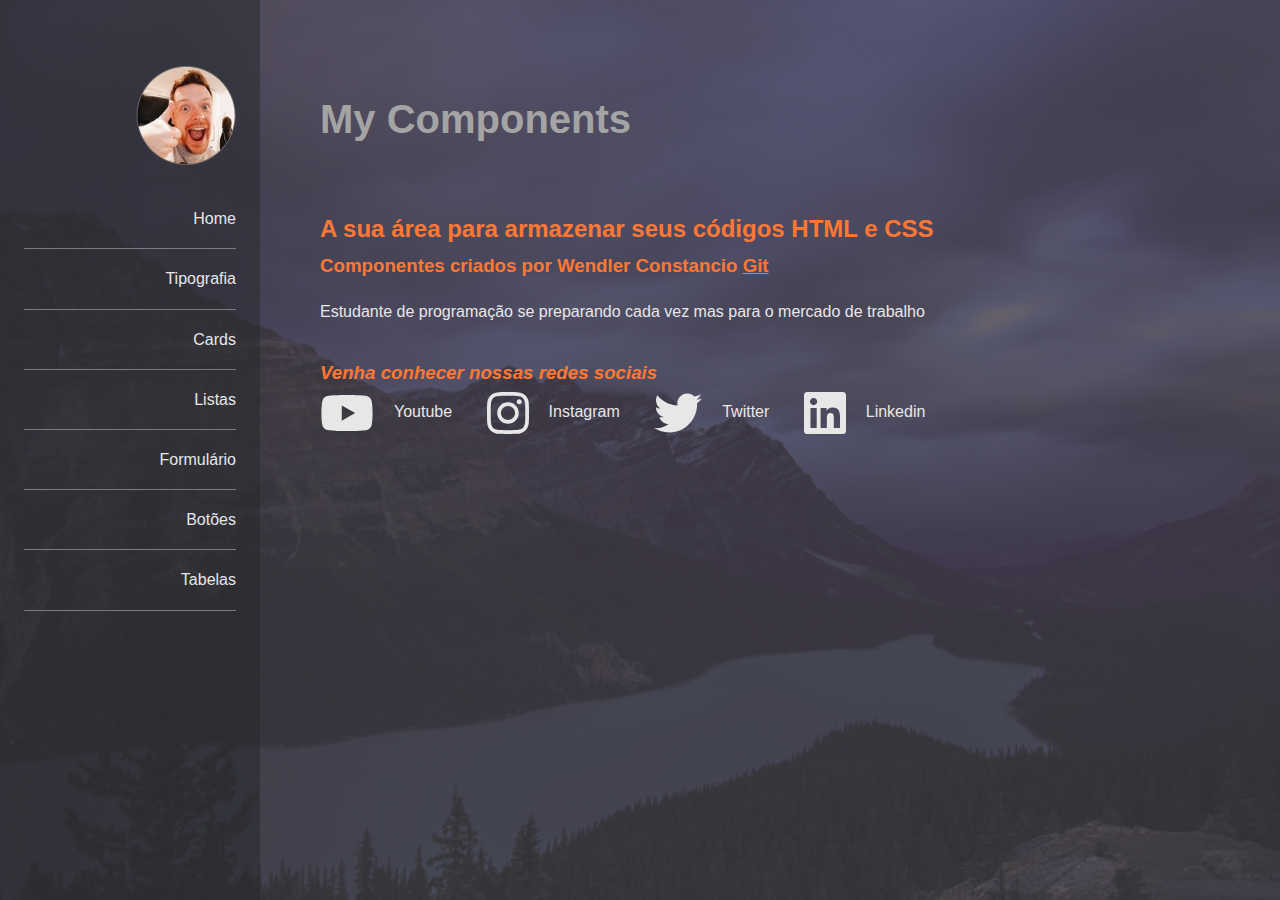
<file: index.html>
<!DOCTYPE html>
<html lang="pt-br">
<head>
    <meta charset="UTF-8">
    <meta name="viewport" content="width=device-width, initial-scale=1.0">
    <title>Projeto My Components</title>
    <link rel="stylesheet" href="/assets/css/fontawesome.css">
    <link rel="stylesheet" href="/assets/css/brands.css">
    <link rel="stylesheet" href="css/normalize.css">
    <link rel="stylesheet" href="style.css">
</head>
<body>
    
      <header class="main-header">
           <nav class="main-nav">
            <a href="#">
                <img src="imagens/perfil.png" alt="Foto de perfil" class="perfil-img">
            </a>

            <ul>
                <li> <a href="index.html">Home</a></li>
                <li> <a href="tipografia.html">Tipografia</a></li>
                <li> <a href="cards.html">Cards</a></li>
                <li> <a href="listas.html">Listas</a></li>
                <li> <a href="formulario.html">Formulário</a></li>
                <li> <a href="botoes.html">Botões</a></li>
                <li> <a href="tabelas.html">Tabelas</a></li>
            </ul>

           </nav>
      </header>

      <main class="main">

            <h1>My Components</h1>

      <article>
            <h2>A sua área para armazenar seus códigos HTML e CSS</h2>

            <h3>Componentes criados por Wendler Constancio <a href="https://github.com/wendlersilva">Git</a></h3>

            <p>Estudante de programação se preparando cada vez mas para o mercado de trabalho</p>

      </article>

      <address>
            <h3>Venha conhecer nossas redes sociais</h3>

                 <a href="#" class="link-icon"> 
                  <svg xmlns="http://www.w3.org/2000/svg" height="3em" viewBox="0 0 576 512"><path d="M549.655 124.083c-6.281-23.65-24.787-42.276-48.284-48.597C458.781 64 288 64 288 64S117.22 64 74.629 75.486c-23.497 6.322-42.003 24.947-48.284 48.597-11.412 42.867-11.412 132.305-11.412 132.305s0 89.438 11.412 132.305c6.281 23.65 24.787 41.5 48.284 47.821C117.22 448 288 448 288 448s170.78 0 213.371-11.486c23.497-6.321 42.003-24.171 48.284-47.821 11.412-42.867 11.412-132.305 11.412-132.305s0-89.438-11.412-132.305zm-317.51 213.508V175.185l142.739 81.205-142.739 81.201z"/></svg>Youtube</a>
                 
                 <a href="#" class="link-icon">
                  <svg xmlns="http://www.w3.org/2000/svg" height="3em" viewBox="0 0 448 512"><path d="M224.1 141c-63.6 0-114.9 51.3-114.9 114.9s51.3 114.9 114.9 114.9S339 319.5 339 255.9 287.7 141 224.1 141zm0 189.6c-41.1 0-74.7-33.5-74.7-74.7s33.5-74.7 74.7-74.7 74.7 33.5 74.7 74.7-33.6 74.7-74.7 74.7zm146.4-194.3c0 14.9-12 26.8-26.8 26.8-14.9 0-26.8-12-26.8-26.8s12-26.8 26.8-26.8 26.8 12 26.8 26.8zm76.1 27.2c-1.7-35.9-9.9-67.7-36.2-93.9-26.2-26.2-58-34.4-93.9-36.2-37-2.1-147.9-2.1-184.9 0-35.8 1.7-67.6 9.9-93.9 36.1s-34.4 58-36.2 93.9c-2.1 37-2.1 147.9 0 184.9 1.7 35.9 9.9 67.7 36.2 93.9s58 34.4 93.9 36.2c37 2.1 147.9 2.1 184.9 0 35.9-1.7 67.7-9.9 93.9-36.2 26.2-26.2 34.4-58 36.2-93.9 2.1-37 2.1-147.8 0-184.8zM398.8 388c-7.8 19.6-22.9 34.7-42.6 42.6-29.5 11.7-99.5 9-132.1 9s-102.7 2.6-132.1-9c-19.6-7.8-34.7-22.9-42.6-42.6-11.7-29.5-9-99.5-9-132.1s-2.6-102.7 9-132.1c7.8-19.6 22.9-34.7 42.6-42.6 29.5-11.7 99.5-9 132.1-9s102.7-2.6 132.1 9c19.6 7.8 34.7 22.9 42.6 42.6 11.7 29.5 9 99.5 9 132.1s2.7 102.7-9 132.1z"/></svg>Instagram</a>

                 <a href="#" class="link-icon">
                  <svg xmlns="http://www.w3.org/2000/svg" height="3em" viewBox="0 0 512 512"><path d="M459.37 151.716c.325 4.548.325 9.097.325 13.645 0 138.72-105.583 298.558-298.558 298.558-59.452 0-114.68-17.219-161.137-47.106 8.447.974 16.568 1.299 25.34 1.299 49.055 0 94.213-16.568 130.274-44.832-46.132-.975-84.792-31.188-98.112-72.772 6.498.974 12.995 1.624 19.818 1.624 9.421 0 18.843-1.3 27.614-3.573-48.081-9.747-84.143-51.98-84.143-102.985v-1.299c13.969 7.797 30.214 12.67 47.431 13.319-28.264-18.843-46.781-51.005-46.781-87.391 0-19.492 5.197-37.36 14.294-52.954 51.655 63.675 129.3 105.258 216.365 109.807-1.624-7.797-2.599-15.918-2.599-24.04 0-57.828 46.782-104.934 104.934-104.934 30.213 0 57.502 12.67 76.67 33.137 23.715-4.548 46.456-13.32 66.599-25.34-7.798 24.366-24.366 44.833-46.132 57.827 21.117-2.273 41.584-8.122 60.426-16.243-14.292 20.791-32.161 39.308-52.628 54.253z"/></svg>Twitter</a>

                 <a href="#" class="link-icon">
                  <svg xmlns="http://www.w3.org/2000/svg" height="3em" viewBox="0 0 448 512"><path d="M416 32H31.9C14.3 32 0 46.5 0 64.3v383.4C0 465.5 14.3 480 31.9 480H416c17.6 0 32-14.5 32-32.3V64.3c0-17.8-14.4-32.3-32-32.3zM135.4 416H69V202.2h66.5V416zm-33.2-243c-21.3 0-38.5-17.3-38.5-38.5S80.9 96 102.2 96c21.2 0 38.5 17.3 38.5 38.5 0 21.3-17.2 38.5-38.5 38.5zm282.1 243h-66.4V312c0-24.8-.5-56.7-34.5-56.7-34.6 0-39.9 27-39.9 54.9V416h-66.4V202.2h63.7v29.2h.9c8.9-16.8 30.6-34.5 62.9-34.5 67.2 0 79.7 44.3 79.7 101.9V416z"/></svg>Linkedin</a>
            </p>
      </address>

      </main>

</body>
</html>
</file>
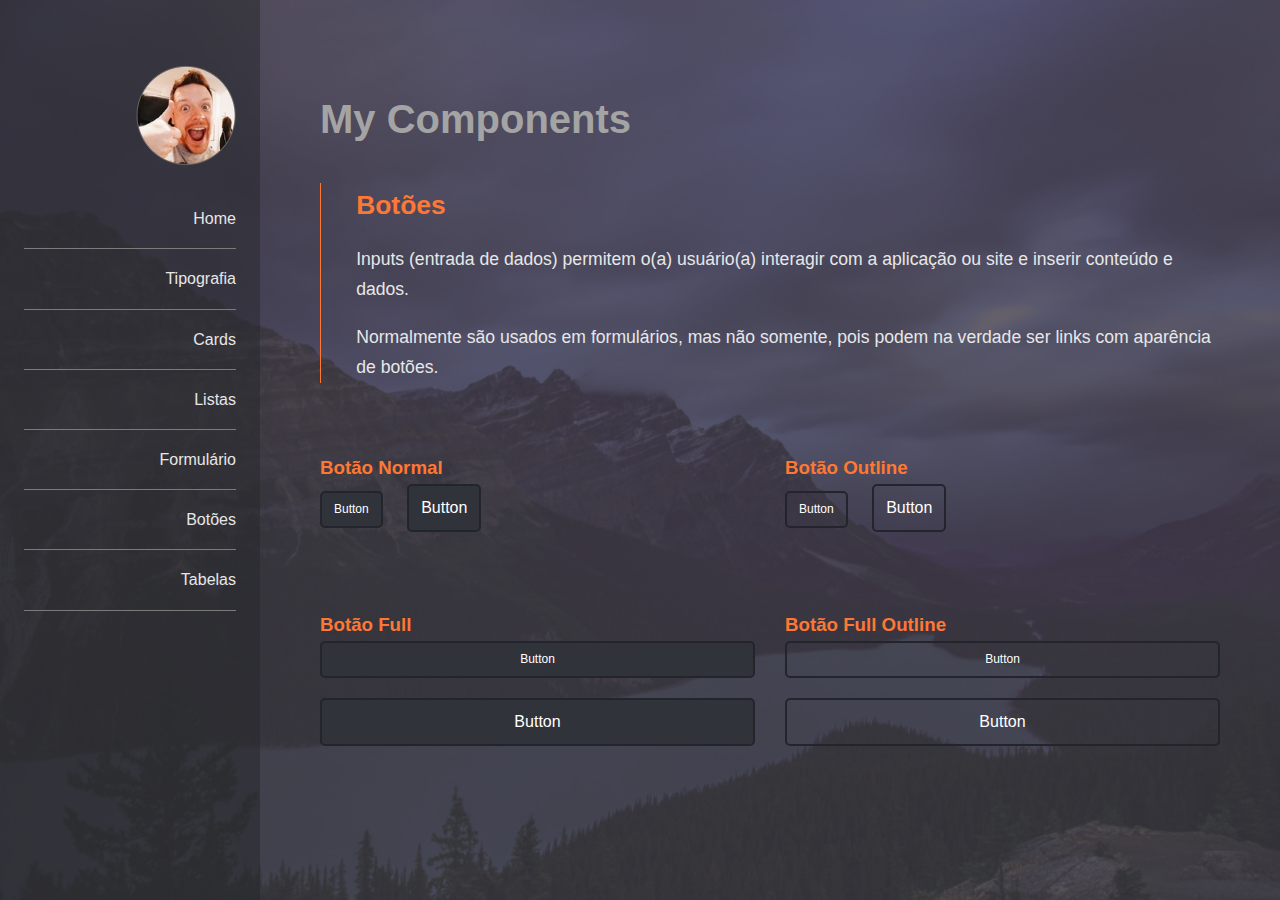
<file: botoes.html>
<!DOCTYPE html>
<html lang="pt-br">
<head>
    <meta charset="UTF-8">
    <meta name="viewport" content="width=device-width, initial-scale=1.0">
    <title>Projeto My Components</title>
    <link rel="stylesheet" href="css/normalize.css">
    <link rel="stylesheet" href="style.css">
</head>
<body>
    
    <header class="main-header">
        <nav class="main-nav">
            <a href="#">
                <img src="imagens/perfil.png" alt="Daniel Tapias Morales" class="perfil-img">
            </a>

            <ul>

                <li><a href="index.html">Home</a></li>
                <li><a href="tipografia.html">Tipografia</a></li>
                <li><a href="cards.html">Cards</a></li>
                <li><a href="listas.html">Listas</a></li>
                <li><a href="formulario.html">Formulário</a></li>
                <li><a href="botoes.html">Botões</a></li>
                <li><a href="tabelas.html">Tabelas</a></li>

            </ul>

        </nav>
    </header>

    <main class="main">
        <h1>My Components</h1>

        <article class="hightlight">
            <h2>Botões</h2>
            <p>Inputs (entrada de dados) permitem o(a) usuário(a) interagir com a aplicação ou site e inserir conteúdo e
                dados.
            </p>
            <p>
                Normalmente são usados em formulários, mas não somente, pois podem na verdade ser links com aparência de
                botões.
            </p>
        </article>

        <section>

            <div class="row">
                <article>
                    <h3>Botão Normal</h3>
                    <button class="btn">Button</button>
                    <button class="btn btn-big">Button</button>
                </article>

                <article>
                    <h3>Botão Outline</h3>
                    <button class="btn btn-stroke">Button</button>
                    <button class="btn btn-stroke btn-big">Button</button>
                </article>
            </div>

        </section>

        <section>

            <div class="row">
                <article>
                    <h3>Botão Full</h3>
                    <button class="btn btn-full">Button</button>
                    <button class="btn btn-big btn-full">Button</button>
                </article>

                <article>
                    <h3>Botão Full Outline</h3>
                    <button class="btn btn-stroke btn-full">Button</button>
                    <button class="btn btn-stroke btn-big btn-full">Button</button>
                </article>
            </div>

        </section>

    </main>

</body>

</html>
</file>
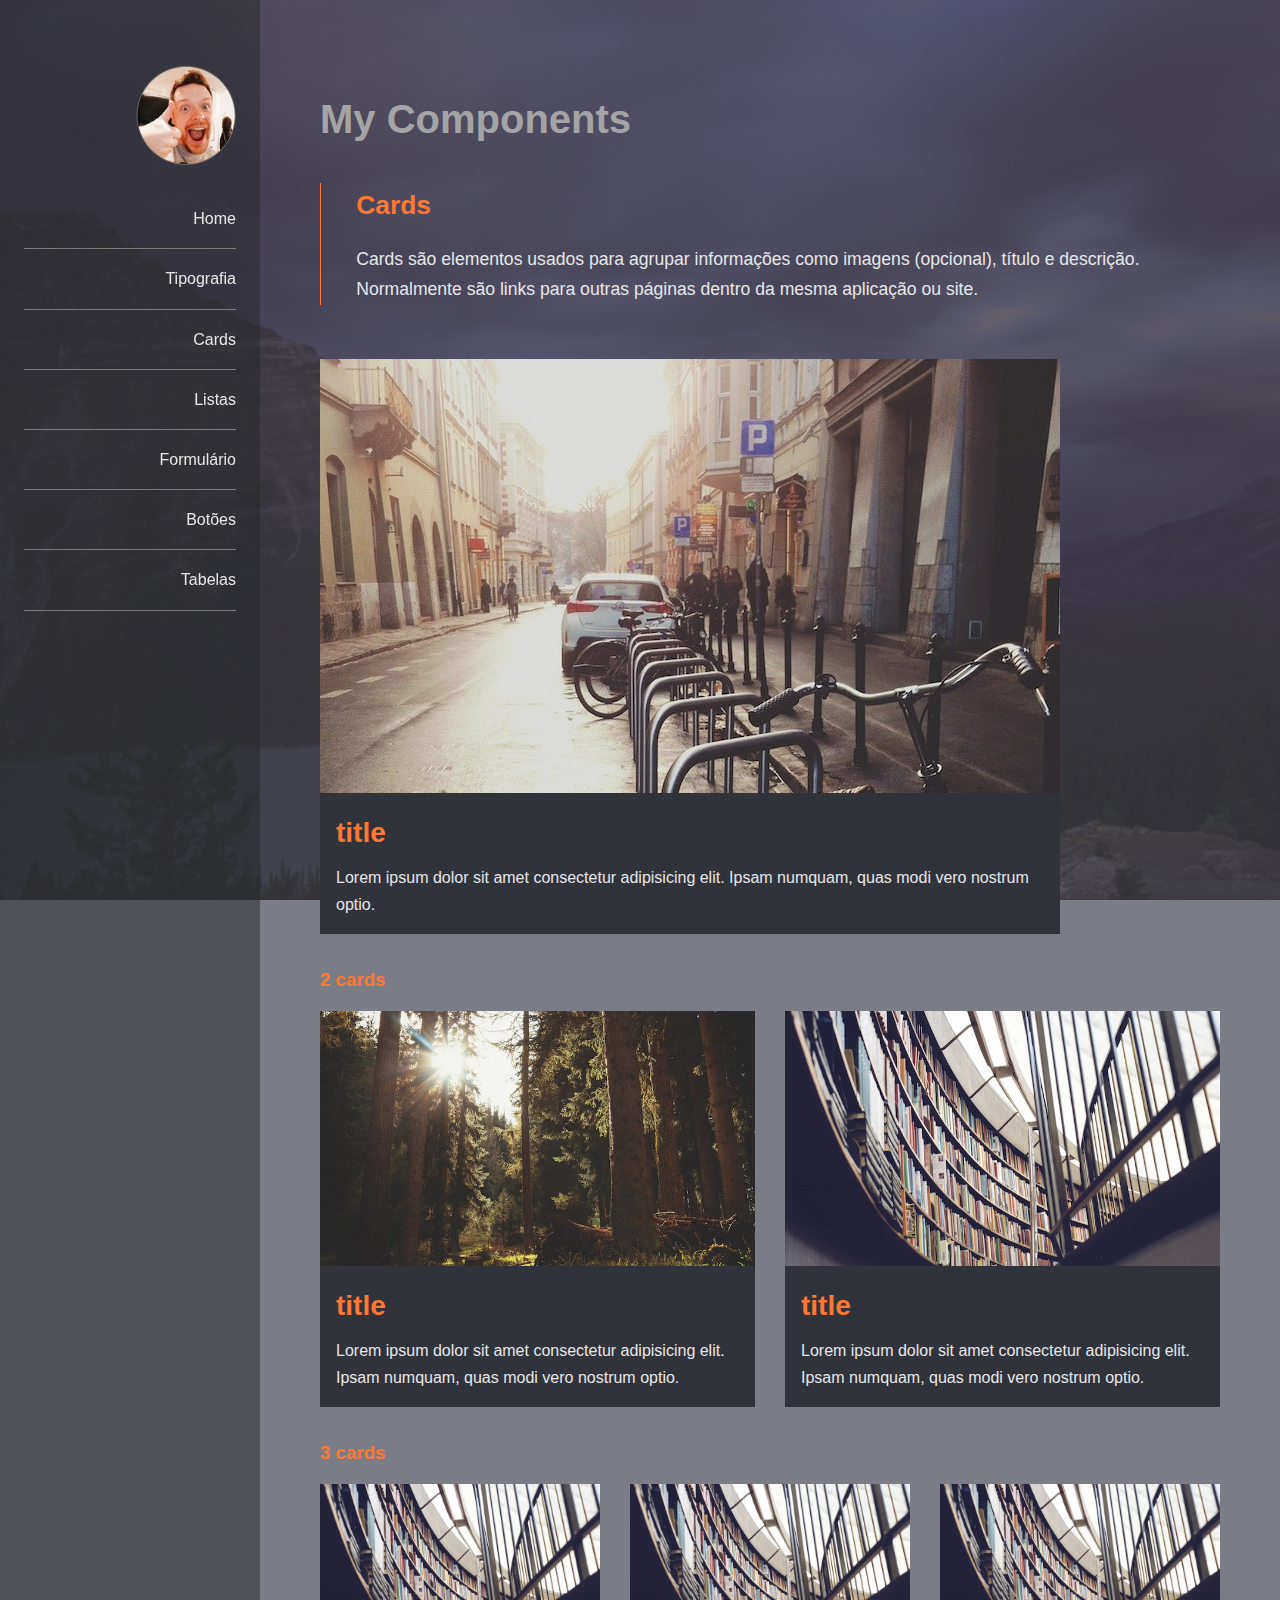
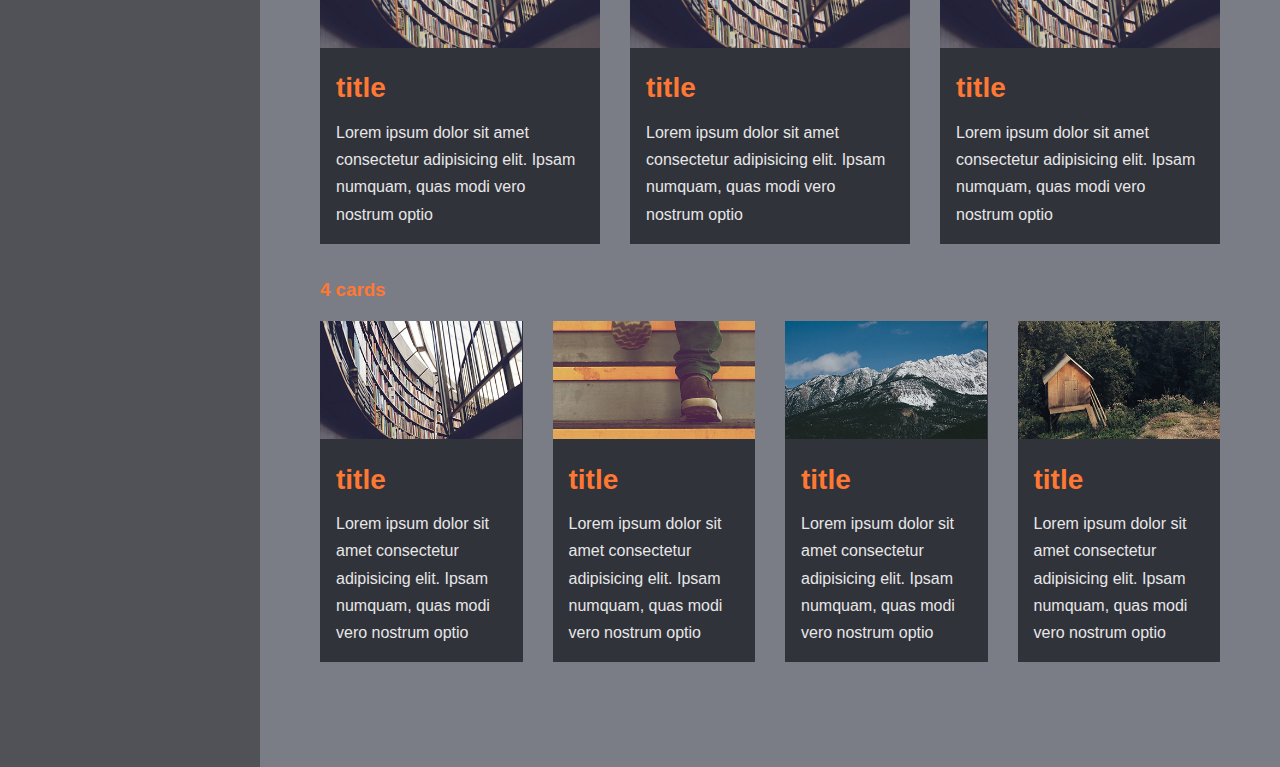
<file: cards.html>
<!DOCTYPE html>
<html lang="pt-br">
<head>
    <meta charset="UTF-8">
    <meta name="viewport" content="width=device-width, initial-scale=1.0">
    <title>Projeto My Components</title>
    <link rel="stylesheet" href="css/normalize.css">
    <link rel="stylesheet" href="style.css">
</head>
<body>
    
      <header class="main-header">
           <nav class="main-nav">
            <a href="#">
                <img src="imagens/perfil.png" alt="Foto de perfil" class="perfil-img">
            </a>

            <ul>
                <li> <a href="index.html">Home</a></li>
                <li> <a href="tipografia.html">Tipografia</a></li>
                <li> <a href="cards.html">Cards</a></li>
                <li> <a href="listas.html">Listas</a></li>
                <li> <a href="formulario.html">Formulário</a></li>
                <li> <a href="botoes.html">Botões</a></li>
                <li> <a href="tabelas.html">Tabelas</a></li>
            </ul>

           </nav>
      </header>

      <main class="main">

            <h1>My Components</h1>

      <article class="hightlight">

            <h2>Cards</h2>
            <p>Cards são elementos usados para agrupar informações como imagens (opcional), título e descrição.
                Normalmente são links para outras páginas dentro da mesma aplicação ou site.</p>

        </article>

        <section>

            <div class="row">
                <article class="card">
                    <img src="imagens/fulls/01.jpg" alt="">
                    <div class="card_content">
                        <h3 class="card_title">title</h3>
                        <p>Lorem ipsum dolor sit amet consectetur adipisicing elit. Ipsam numquam, quas modi vero
                            nostrum optio.</p>
                    </div>
                </article>
            </div>
        </section>


        <section>
            <h3>2 cards</h3>

            <div class="row">

                <article class="card">
                    <img src="imagens/fulls/02.jpg" alt="">
                    <div class="card_content">
                        <h3 class="card_title">title</h3>
                        <p>Lorem ipsum dolor sit amet consectetur adipisicing elit. Ipsam numquam, quas modi vero
                            nostrum optio.</p>
                    </div>
                </article>

                <article class="card">
                    <img src="imagens/fulls/03.jpg" alt="">
                    <div class="card_content">
                        <h3 class="card_title">title</h3>
                        <p>Lorem ipsum dolor sit amet consectetur adipisicing elit. Ipsam numquam, quas modi vero
                            nostrum optio.</p>
                    </div>
                </article>
            </div>
        </section>


        <section>
            <h3>3 cards</h3>

            <div class="row">
                <article class="card">
                    <img src="imagens/fulls/03.jpg" alt="">
                    <div class="card_content">
                        <h4 class="card_title">title</h4>
                        <p>Lorem ipsum dolor sit amet consectetur adipisicing elit. Ipsam numquam, quas modi vero
                            nostrum optio</p>
                    </div>
                </article>


                <article class="card">
                    <img src="imagens/fulls/03.jpg" alt="">
                    <div class="card_content">
                        <h4 class="card_title">title</h4>
                        <p>Lorem ipsum dolor sit amet consectetur adipisicing elit. Ipsam numquam, quas modi vero
                            nostrum optio</p>
                    </div>
                </article>


                <article class="card">
                    <img src="imagens/fulls/03.jpg" alt="">
                    <div class="card_content">
                        <h4 class="card_title">title</h4>
                        <p>Lorem ipsum dolor sit amet consectetur adipisicing elit. Ipsam numquam, quas modi vero
                            nostrum optio</p>
                    </div>
                </article>
            </div>
        </section>

        <section>
            <h3>4 cards</h3>

            <div class="row">
                <article class="card">
                    <img src="imagens/thumbs/03.jpg" alt="">
                    <div class="card_content">
                        <h4 class="card_title">title</h4>
                        <p>Lorem ipsum dolor sit amet consectetur adipisicing elit. Ipsam numquam, quas modi vero
                            nostrum optio</p>
                    </div>
                </article>


                <article class="card">
                    <img src="imagens/thumbs/04.jpg" alt="">
                    <div class="card_content">
                        <h4 class="card_title">title</h4>
                        <p>Lorem ipsum dolor sit amet consectetur adipisicing elit. Ipsam numquam, quas modi vero
                            nostrum optio</p>
                    </div>
                </article>


                <article class="card">
                    <img src="imagens/thumbs/05.jpg" alt="">
                    <div class="card_content">
                        <h4 class="card_title">title</h4>
                        <p>Lorem ipsum dolor sit amet consectetur adipisicing elit. Ipsam numquam, quas modi vero
                            nostrum optio</p>
                    </div>
                </article>

                <article class="card">
                    <img src="imagens/thumbs/06.jpg" alt="">
                    <div class="card_content">
                        <h4 class="card_title">title</h4>
                        <p>Lorem ipsum dolor sit amet consectetur adipisicing elit. Ipsam numquam, quas modi vero
                            nostrum optio</p>
                    </div>
                </article>
            </div>
        </section>


    </main>


</body>

</html>
</file>
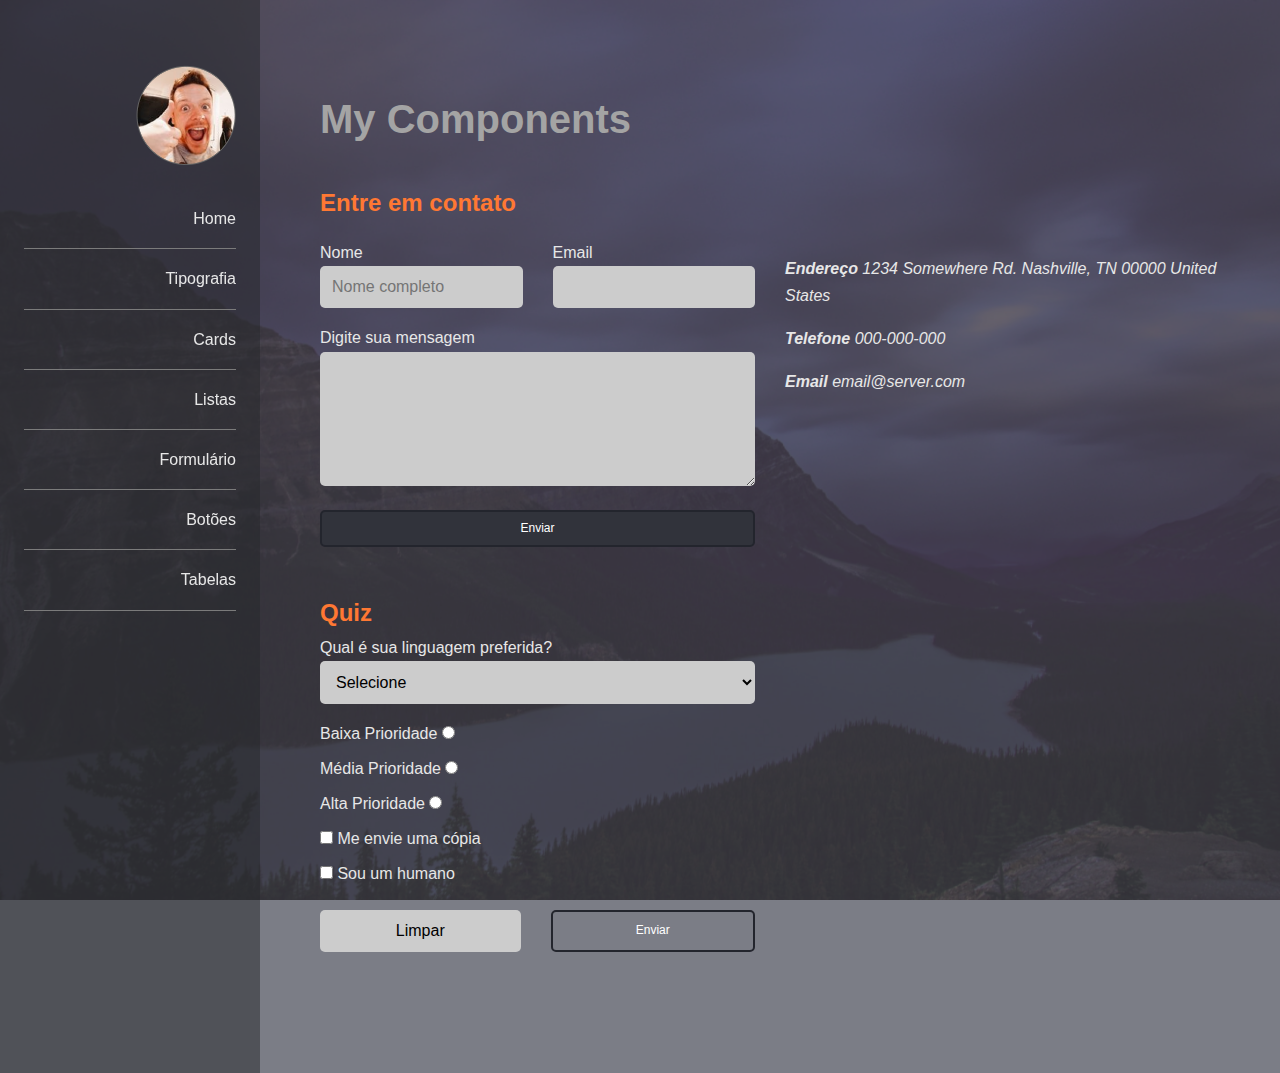
<file: formulario.html>
<!DOCTYPE html>
<html lang="pt-br">
<head>
    <meta charset="UTF-8">
    <meta name="viewport" content="width=device-width, initial-scale=1.0">
    <title>Projeto My Components</title>
    <link rel="stylesheet" href="css/normalize.css">
    <link rel="stylesheet" href="style.css">
</head>
<body>
    
    <header class="main-header">
        <nav class="main-nav">
            <a href="#">
                <img src="imagens/perfil.png" alt="Wendler Silva" class="perfil-img">
            </a>

            <ul>

                <li><a href="index.html">Home</a></li>
                <li><a href="tipografia.html">Tipografia</a></li>
                <li><a href="cards.html">Cards</a></li>
                <li><a href="listas.html">Listas</a></li>
                <li><a href="formulario.html">Formulário</a></li>
                <li><a href="botoes.html">Botões</a></li>
                <li><a href="tabelas.html">Tabelas</a></li>

            </ul>

        </nav>
    </header>

    <main class="main">
        <h1>My Components</h1>



        <section>
            <h2>Entre em contato</h2>

            <div class="row">

                <form action="">
                    <div class="row">
                        <div>
                            <label for="nome">Nome</label>
                            <input type="text" name="nome" id="nome" placeholder="Nome completo">
                        </div>
                        <div>
                            <label for="email">Email</label>
                            <input type="email" name="email" id="email" autocomplete="off">
                        </div>
                    </div>

                    <label for="mensagem">Digite sua mensagem</label>
                    <textarea name="mensagem" id="mensagem" rows="6"></textarea>

                    <input type="submit" value="Enviar" class="btn">
                </form>

                <address>
                    <p> <b> Endereço</b> 1234 Somewhere Rd. Nashville, TN 00000 United States</p>
                    <p> <b> Telefone</b> 000-000-000</p>
                    <p> <b> Email</b> email@server.com</p>
                </address>

            </div>


        </section>

        <section>
            <h2>Quiz</h2>

            <form action="" class="form-quiz">
                <label for="tecnologia">Qual é sua linguagem preferida?</label>
                <select name="tecnologia" id="tecnologia">
                    <option value="null">Selecione</option>
                    <option value="html">HTML</option>
                    <option value="css">CSS</option>
                    <option value="js">Javascript</option>
                </select>

                <label>Baixa Prioridade <input type="radio" name="prioridade" value="baixa"></label>
                <label>Média Prioridade <input type="radio" name="prioridade" value="media"></label>
                <label>Alta Prioridade <input type="radio" name="prioridade" value="alta"></label>

                <label> <input type="checkbox" name="copy" value="true"> Me envie uma cópia</label>
                <label> <input type="checkbox" name="humano" value="true"> Sou um humano</label>

                <div class="row">
                    <input type="reset" value="Limpar">
                    <input type="submit" value="Enviar" class="btn btn-stroke">
                </div>
            </form>


        </section>

    </main>



</body>

</html>
</file>
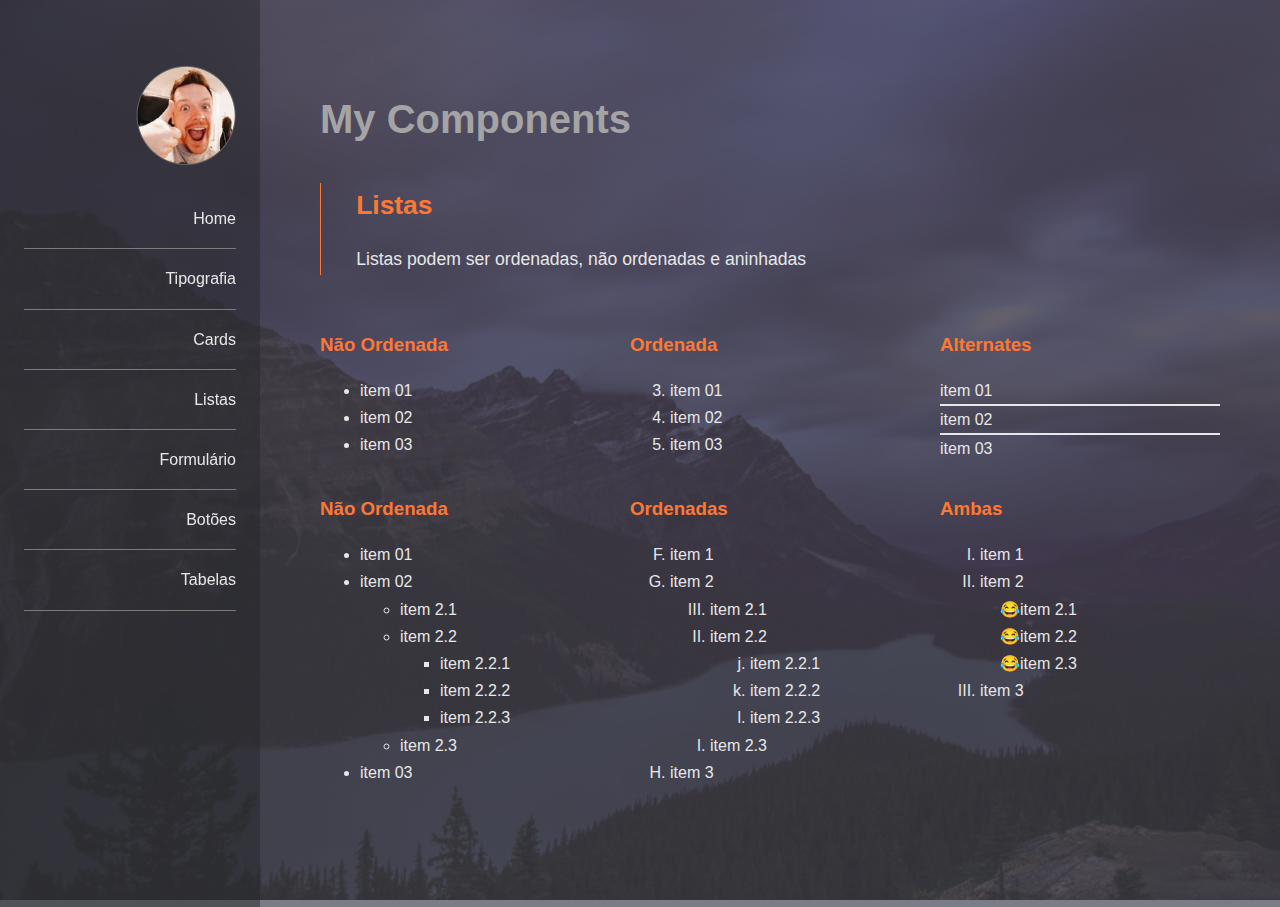
<file: listas.html>
<!DOCTYPE html>
<html lang="pt-br">
<head>
    <meta charset="UTF-8">
    <meta name="viewport" content="width=device-width, initial-scale=1.0">
    <title>Projeto My Components</title>
    <link rel="stylesheet" href="css/normalize.css">
    <link rel="stylesheet" href="style.css">
</head>
<body>
    
    <header class="main-header">
        <nav class="main-nav">
            <a href="#">
                <img src="imagens/perfil.png" alt="Wendler Silva" class="perfil-img">
            </a>

            <ul>

                <li><a href="index.html">Home</a></li>
                <li><a href="tipografia.html">Tipografia</a></li>
                <li><a href="cards.html">Cards</a></li>
                <li><a href="listas.html">Listas</a></li>
                <li><a href="formulario.html">Formulário</a></li>
                <li><a href="botoes.html">Botões</a></li>
                <li><a href="tabelas.html">Tabelas</a></li>

            </ul>

        </nav>
    </header>

    <main class="main">
        <h1>My Components</h1>

        <article class="hightlight">
            <h2>Listas</h2>
            <p>Listas podem ser ordenadas, não ordenadas e aninhadas</p>
        </article>

        <section>

            <div class="row">
                <div>
                    <h3>Não Ordenada</h3>
                    <ul>
                        <li>item 01</li>
                        <li>item 02</li>
                        <li>item 03</li>
                    </ul>
                </div>

                <div>
                    <h3>Ordenada</h3>
                    <ol start="3">
                        <li>item 01</li>
                        <li>item 02</li>
                        <li>item 03</li>
                    </ol>
                </div>

                <div>
                    <h3>Alternates</h3>
                    <ul class="alternate">
                        <li>item 01</li>
                        <li>item 02</li>
                        <li>item 03</li>
                    </ul>
                </div>
            </div>

            <div class="row">
                <div>
                    <h3>Não Ordenada</h3>
                    <ul>
                        <li>item 01</li>
                        <li>item 02
                            <ul>
                                <li>item 2.1</li>
                                <li>item 2.2
                                    <ul>
                                        <li>item 2.2.1</li>
                                        <li>item 2.2.2</li>
                                        <li>item 2.2.3</li>
                                    </ul>
                                </li>
                                <li>item 2.3</li>
                            </ul>
                        </li>
                        <li>item 03</li>
                    </ul>
                </div>

                <div>
                    <h3>Ordenadas</h3>
                    <ol start="6" type="A">
                        <li>item 1</li>
                        <li>item 2
                            <ol type="I" reversed>
                                <li>item 2.1</li>
                                <li>item 2.2
                                    <ol type="a" start="10">
                                        <li>item 2.2.1</li>
                                        <li>item 2.2.2</li>
                                        <li>item 2.2.3</li>
                                    </ol>
                                </li>
                                <li>item 2.3</li>
                            </ol>
                        </li>
                        <li>item 3</li>
                    </ol>
                </div>

                <div>
                    <h3>Ambas</h3>
                    <ol class="roman">
                        <li>item 1</li>
                        <li>item 2
                            <ul class="list-emoji">
                                <li>item 2.1</li>
                                <li>item 2.2</li>
                                <li>item 2.3</li>
                            </ul>
                        </li>
                        <li>item 3</li>
                    </ol>
                </div>
            </div>
        </section>

    </main>


</body>

</html>
</file>
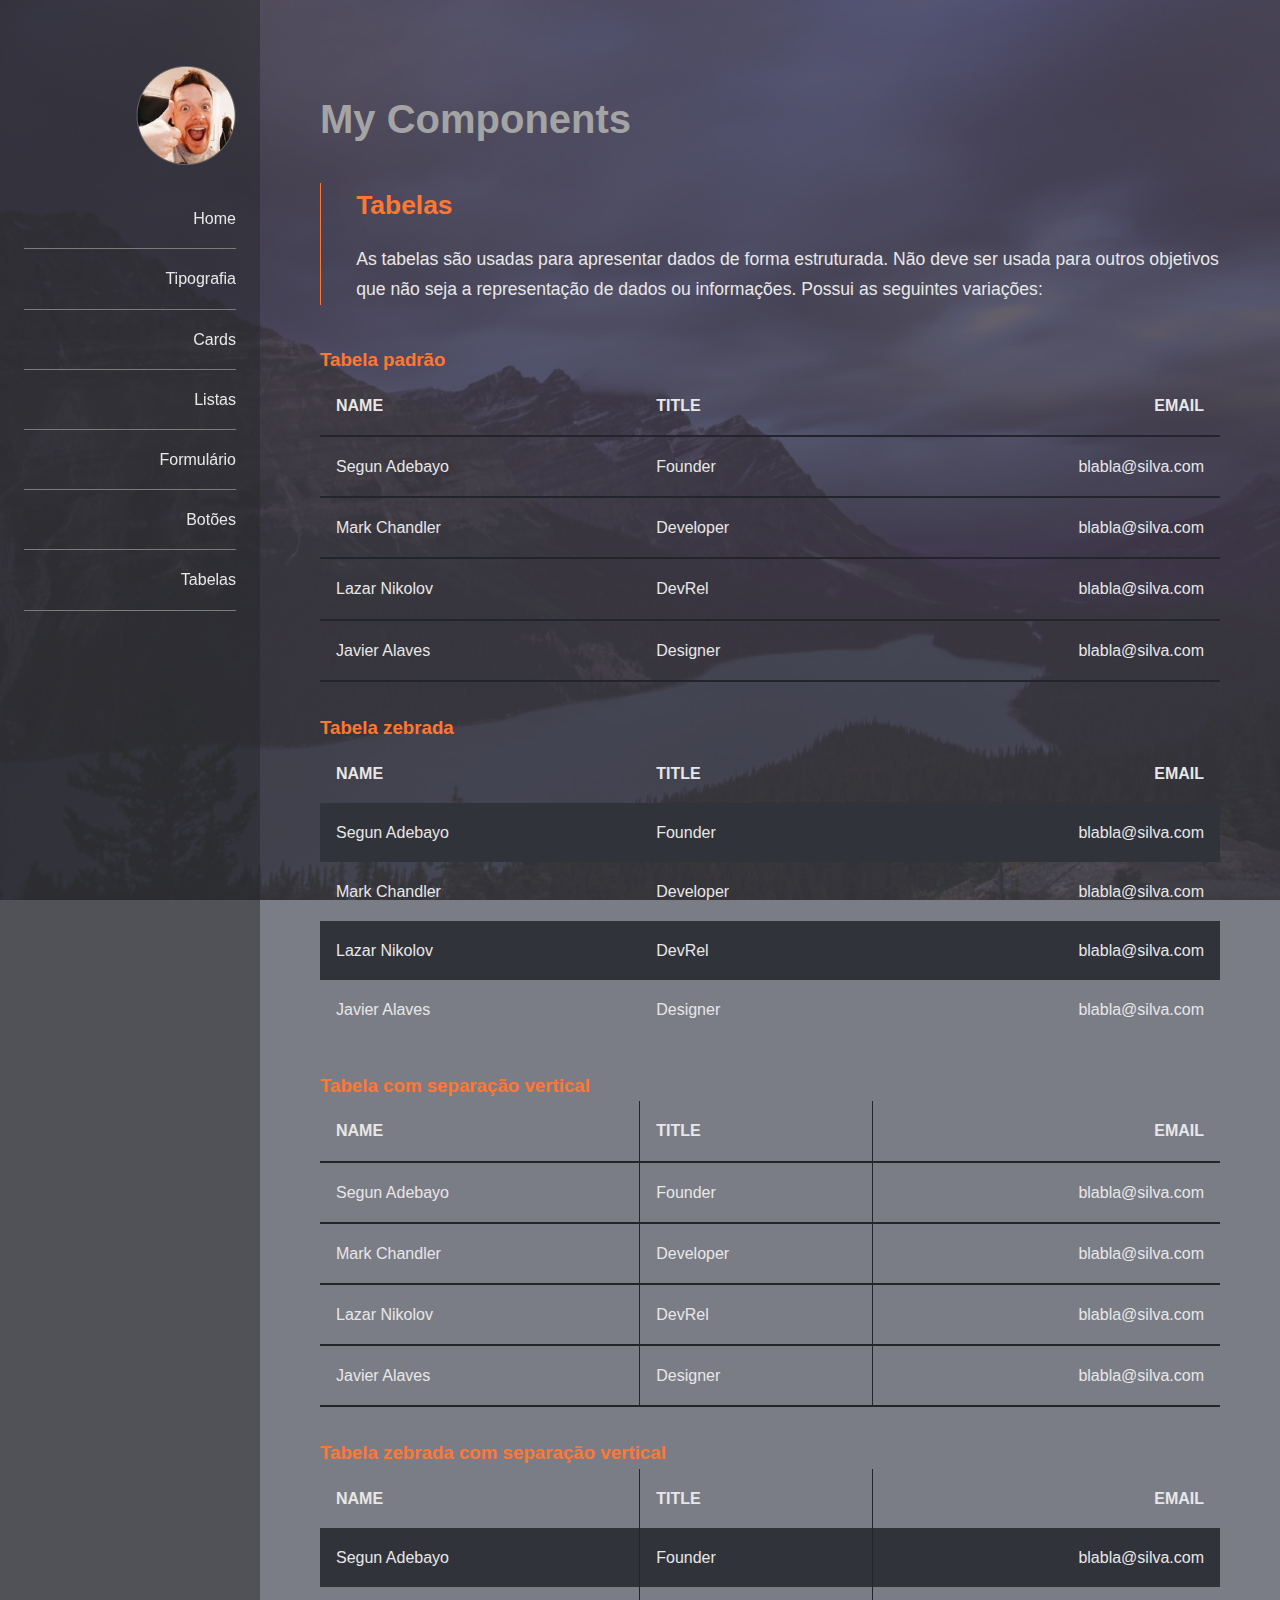
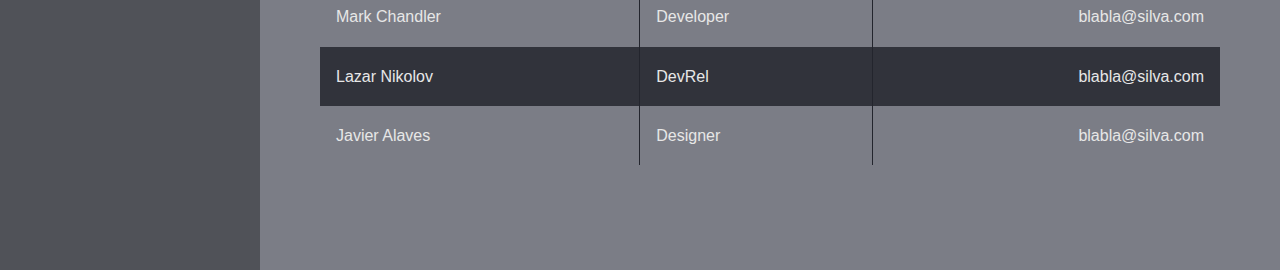
<file: tabelas.html>
<!DOCTYPE html>
<html lang="pt-br">
<head>
    <meta charset="UTF-8">
    <meta name="viewport" content="width=device-width, initial-scale=1.0">
    <title>Projeto My Components</title>
    <link rel="stylesheet" href="css/normalize.css">
    <link rel="stylesheet" href="style.css">
</head>
<body>
    
    <header class="main-header">
        <nav class="main-nav">
            <a href="#">
                <img src="imagens/perfil.png" alt="Wendler Silva" class="perfil-img">
            </a>

            <ul>

                <li><a href="index.html">Home</a></li>
                <li><a href="tipografia.html">Tipografia</a></li>
                <li><a href="cards.html">Cards</a></li>
                <li><a href="listas.html">Listas</a></li>
                <li><a href="formulario.html">Formulário</a></li>
                <li><a href="botoes.html">Botões</a></li>
                <li><a href="tabelas.html">Tabelas</a></li>

            </ul>

        </nav>
    </header>

    <main class="main">
        <h1>My Components</h1>

        <article class="hightlight">
            <h2>Tabelas</h2>
            <p>As tabelas são usadas para apresentar dados de forma estruturada. Não deve ser usada para outros
                objetivos que não seja a representação de dados ou informações. Possui as seguintes variações:
            </p>

        </article>

        <section>

            <h3>Tabela padrão</h3>

            <table class="table">
                <thead>
                    <tr>
                        <th>Name</th>
                        <th>Title</th>
                        <th>Email</th>
                    </tr>
                </thead>

                <tbody>
                    <tr>
                        <td>Segun Adebayo</td>
                        <td>Founder</td>
                        <td>blabla@silva.com</td>
                    </tr>
                    <tr>
                        <td>Mark Chandler</td>
                        <td>Developer</td>
                        <td>blabla@silva.com</td>
                    </tr>
                    <tr>
                        <td>Lazar Nikolov</td>
                        <td>DevRel</td>
                        <td>blabla@silva.com</td>
                    </tr>
                    <tr>
                        <td>Javier Alaves</td>
                        <td>Designer</td>
                        <td>blabla@silva.com</td>
                    </tr>
                </tbody>
            </table>
        </section>

        <section>

            <h3>Tabela zebrada</h3>

            <table class="table table-alternate">
                <thead>
                    <tr>
                        <th>Name</th>
                        <th>Title</th>
                        <th>Email</th>
                    </tr>
                </thead>

                <tbody>
                    <tr>
                        <td>Segun Adebayo</td>
                        <td>Founder</td>
                        <td>blabla@silva.com</td>
                    </tr>
                    <tr>
                        <td>Mark Chandler</td>
                        <td>Developer</td>
                        <td>blabla@silva.com</td>
                    </tr>
                    <tr>
                        <td>Lazar Nikolov</td>
                        <td>DevRel</td>
                        <td>blabla@silva.com</td>
                    </tr>
                    <tr>
                        <td>Javier Alaves</td>
                        <td>Designer</td>
                        <td>blabla@silva.com</td>
                    </tr>
                </tbody>
            </table>
        </section>

        <section>

            <h3>Tabela com separação vertical</h3>

            <table class="table table-verticalLines">
                <thead>
                    <tr>
                        <th>Name</th>
                        <th>Title</th>
                        <th>Email</th>
                    </tr>
                </thead>

                <tbody>
                    <tr>
                        <td>Segun Adebayo</td>
                        <td>Founder</td>
                        <td>blabla@silva.com</td>
                    </tr>
                    <tr>
                        <td>Mark Chandler</td>
                        <td>Developer</td>
                        <td>blabla@silva.com</td>
                    </tr>
                    <tr>
                        <td>Lazar Nikolov</td>
                        <td>DevRel</td>
                        <td>blabla@silva.com</td>
                    </tr>
                    <tr>
                        <td>Javier Alaves</td>
                        <td>Designer</td>
                        <td>blabla@silva.com</td>
                    </tr>
                </tbody>
            </table>
        </section>

        <section>

            <h3>Tabela zebrada com separação vertical</h3>

            <table class="table table-alternate table-verticalLines">
                <thead>
                    <tr>
                        <th>Name</th>
                        <th>Title</th>
                        <th>Email</th>
                    </tr>
                </thead>

                <tbody>
                    <tr>
                        <td>Segun Adebayo</td>
                        <td>Founder</td>
                        <td>blabla@silva.com</td>
                    </tr>
                    <tr>
                        <td>Mark Chandler</td>
                        <td>Developer</td>
                        <td>blabla@silva.com</td>
                    </tr>
                    <tr>
                        <td>Lazar Nikolov</td>
                        <td>DevRel</td>
                        <td>blabla@silva.com</td>
                    </tr>
                    <tr>
                        <td>Javier Alaves</td>
                        <td>Designer</td>
                        <td>blabla@silva.com</td>
                    </tr>
                </tbody>
            </table>
        </section>

    </main>

</body>

</html>
</file>
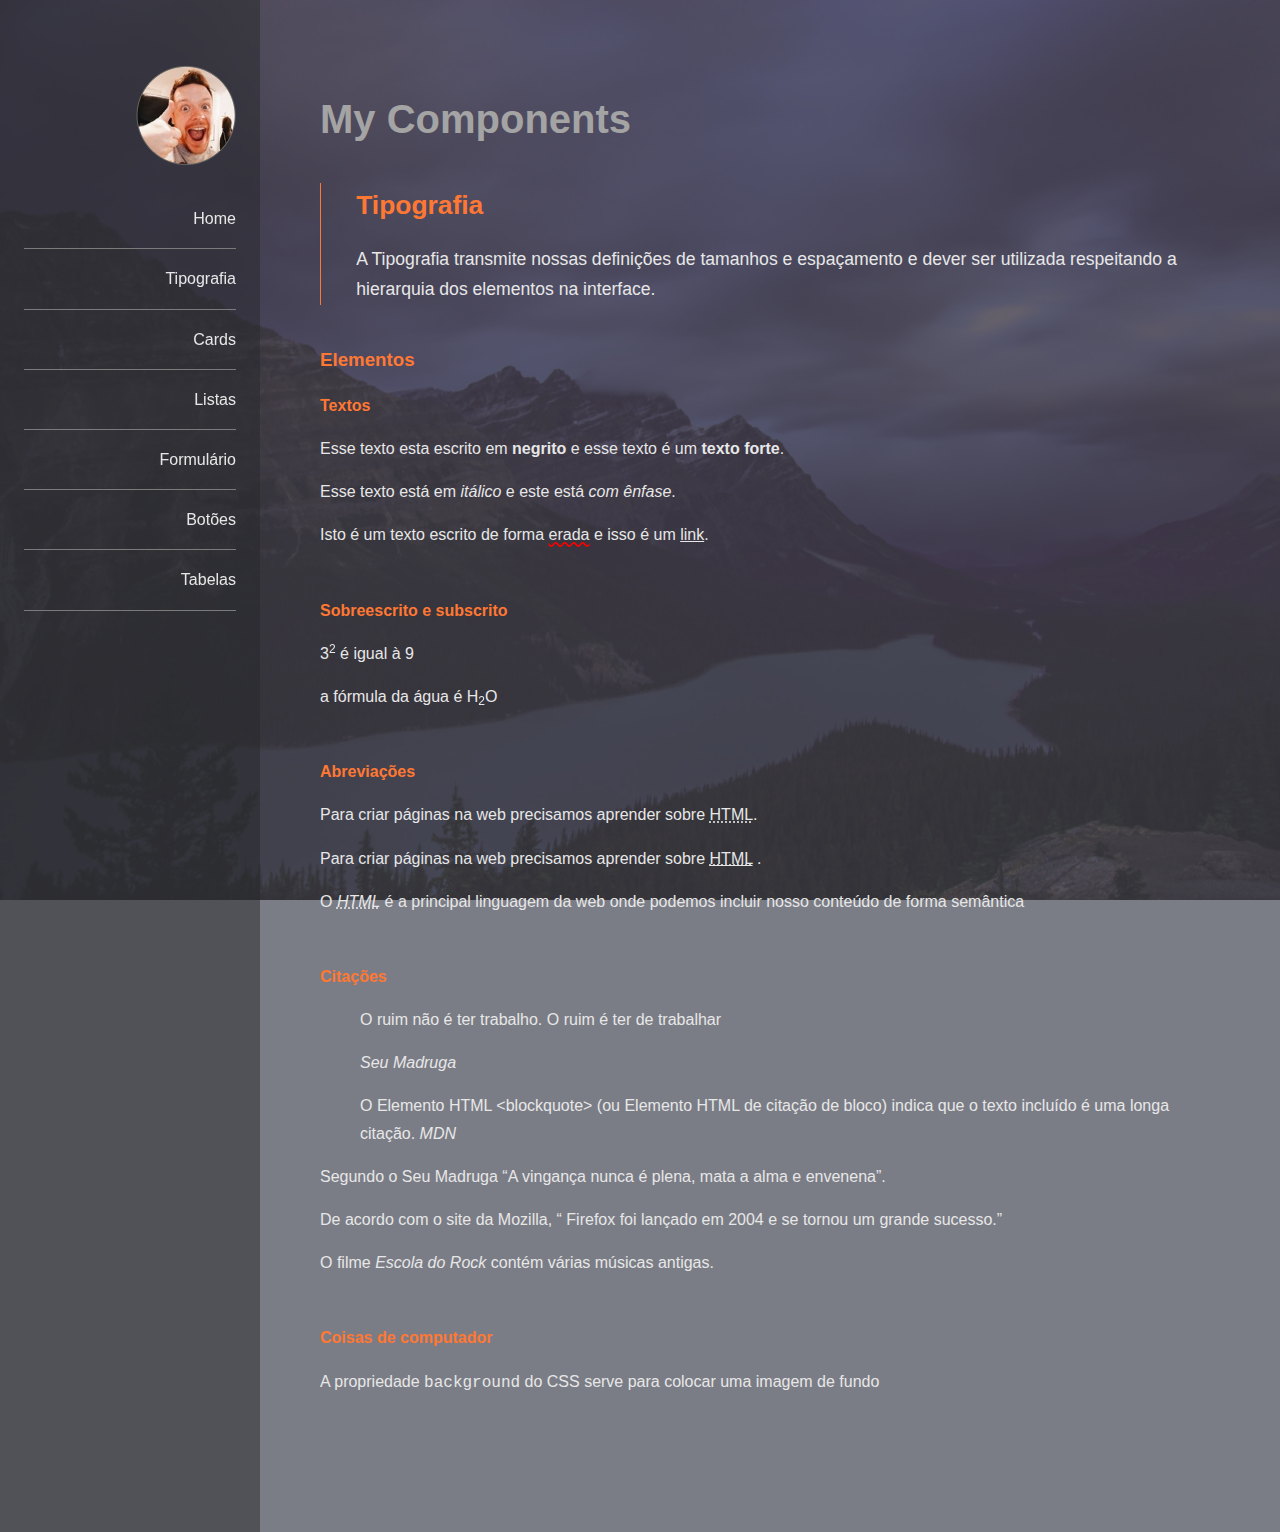
<file: tipografia.html>
<!DOCTYPE html>
<html lang="pt-br">
<head>
    <meta charset="UTF-8">
    <meta name="viewport" content="width=device-width, initial-scale=1.0">
    <title>Projeto My Components</title>
    <link rel="stylesheet" href="css/normalize.css">
    <link rel="stylesheet" href="style.css">
</head>
<body>
    
      <header class="main-header">
           <nav class="main-nav">
            <a href="#">
                <img src="imagens/perfil.png" alt="Foto de perfil" class="perfil-img">
            </a>

            <ul>
                <li> <a href="index.html">Home</a></li>
                <li> <a href="tipografia.html">Tipografia</a></li>
                <li> <a href="cards.html">Cards</a></li>
                <li> <a href="listas.html">Listas</a></li>
                <li> <a href="formulario.html">Formulário</a></li>
                <li> <a href="botoes.html">Botões</a></li>
                <li> <a href="tabelas.html">Tabelas</a></li>
            </ul>

           </nav>
      </header>

      <main class="main">

            <h1>My Components</h1>

      <article class="hightlight">

            <h2>Tipografia</h2>
            <p>A Tipografia transmite nossas definições de tamanhos e espaçamento e dever ser utilizada respeitando a hierarquia dos elementos na interface.</p>

      </article>

      <section>

        <h3>Elementos</h3>

        <article>

            <h4>Textos</h4>
            <p>Esse texto esta escrito em <b>negrito</b> e esse texto é um <strong>texto forte</strong>.</p>
            <p>Esse texto está em <i>itálico</i> e este está <em>com ênfase</em>.</p>
            <p>Isto é um texto escrito de forma <u class="underline">erada</u> e isso é um <a href="#"> link</a>.
            </p>

        </article>

        <article>

            <h4>Sobreescrito e subscrito</h4>
            <p>3<sup>2</sup> é igual à 9</p>
            <p>a fórmula da água é H<sub>2</sub>O </p>

        </article>

        <article>
            <h4>Abreviações</h4>

            <p>Para criar páginas na web precisamos aprender sobre <abbr
                    title="HiperText Markup Language">HTML</abbr>.</p>

            <p>Para criar páginas na web precisamos aprender sobre
                <a href="#html-dfn"><abbr title="HiperText Markup Language">HTML</abbr></a> .
            </p>
            <p>O <dfn id="html-dfn"> <abbr title="HiperText Markup Language">HTML</abbr> </dfn> é a principal
                linguagem
                da web onde podemos incluir nosso conteúdo de forma semântica</p>
        </article>

        <article>
            <h4>Citações</h4>
            <blockquote>
                <p>O ruim não é ter trabalho. O ruim é ter de trabalhar</p>
                <cite>Seu Madruga</cite>
            </blockquote>

            <blockquote cite="https://developer.mozilla.org/en-US/docs/Web/HTML/Element/blockquote">
                O Elemento HTML &lt;blockquote&gt; (ou Elemento HTML de citação de bloco) indica que o texto
                incluído é uma longa citação.
                <cite>MDN</cite>
            </blockquote>

            <p>Segundo o Seu Madruga <q>A vingança nunca é plena, mata a alma e envenena</q>.</p>

            <p>
                De acordo com o site da Mozilla,
                <q cite="https://www.mozilla.org/en-US/about/history/details/">
                Firefox foi lançado em 2004 e se tornou um grande sucesso.</q>
            </p>

            <p>O filme <cite>Escola do Rock</cite> contém várias músicas antigas.</p>

        </article>

        <article>
            <h4>Coisas de computador</h4>

            <p>A propriedade <code>background</code> do CSS serve para colocar uma imagem de fundo</p>

      </section>

      </main>

</body>
</html>
</file>
<file: style.css>
:root{
    --primary-color: #FF7833;
    --secondary-color: #31333B;
    --secondary-color-light:#444856;
    --secondary-color-dark:#23252d;
    --default-gap: 3rem;
}

html{
    font-size: 62.5%;
}

body{
    display: flex;
    margin: 0;
    color: #e7e7e7;
    background-color: #ccc;
    font-family: 'Lucida Sans', 'Lucida Sans Regular', 'Lucida Grande', 'Lucida Sans Unicode', Geneva, Verdana, sans-serif;
    min-height: 100vh;
    line-height: 1.7;
    background-image: url(../imagens/bg-unsplash.png);
    background-repeat: no-repeat;
    background-size: cover;
    background-attachment: fixed;
}

h1{
    font-size: 4rem;
    color: #a4a4a4;
    margin-top: 2rem;
    margin-bottom: 3rem;
}

h2, h3, h4, h5, h6{
    color: var(--primary-color);
    margin: 0;
}

h2 {
    margin-top: 1rem;
}

.hightlight{
    border-left: 1px solid var(--primary-color);
    font-size: 1.1em;
    padding-left: 2em;
    padding: 0 0 0 2em;
    margin-bottom: 2.2em;
}

article{
    padding: 1em 0;
}

section{
    margin-bottom: 3rem;
}

.underline{
    text-decoration: red wavy underline;
}

.main-header{
    flex: 0 0 26rem;
    background-color: rgba(49, 51, 59, 0.8);
}

.main{
    background-color: var(--secondary-color-light);
    background-color: rgba(68, 72, 86, 0.6);
    flex: 1 0;
    padding: 6.5rem 6rem 7.5rem;
}

a{
    color: inherit;
}

.main, .main-header{
    font-size: 1.6rem;
}

.perfil-img{
    max-width: 10rem;
}

.main-nav{
    text-align: right;
    padding: 6.5rem 2.4rem 2.4rem;
    position: sticky;
    top: 0;
    left: 0;
}

.main-nav ul{
    padding: 0;
    list-style-type: none;
}

.main-nav ul a{
    display: block;
    padding: 1.2rem 0;
    text-decoration: none;
    transition: padding-right 0.2s, background-color 0.4s;
    background-color: transparent;
}

.main-nav ul a:hover,
.main-nav ul a:focus{
    background-color:var(--secondary-color-light);
    padding-right:1rem;
}

.main-nav li{
    border-bottom: 1px solid #7b7b7b;
    padding: 0.4rem 0;
}

.card {
    max-width: 740px;
    background-color: var(--secondary-color);
    padding: 0;
}

.card_content {
    padding: 0.5em 1em 1em;
}

.card_content p,
.card_title {
    margin: 0;
}

.card_title {
    font-size: 1.75em;
    margin-bottom: .25em;
}

.card img {
    max-width: 100%;
}

.row {
    display: flex;
    gap: var(--default-gap);
    padding-top: 1.5rem;
    justify-content: space-between;
}

.row .row {
    padding-top: 0;
}

.row>* {
    /* flex-grow: 1;
    flex-shrink: 0;
    flex-basis: 0%; */
    flex: 1 0 0%;
}


.alternate {
    list-style-type: none;
    padding-left: 0;
}

.alternate li {
    padding: 0;
}

.alternate li:not(:last-child) {
    border-bottom: 2px solid;
}

.roman {
    list-style-type: upper-roman;
}

.list-emoji {
    list-style-type: "\1F602";
}

input,
label,
textarea,
select {
    display: inline-block;
    width: 100%;
    box-sizing: border-box;
}

input[type="radio"],
input[type="checkbox"]{
    width: auto;
}

input, 
textarea, 
select{
    background-color: #ccc;
    padding: 1.2rem;
    border-radius: 5px;
    margin-bottom: 1.6rem ;
    border: 0;
}

.btn{
    background-color: var(--secondary-color);
    border: 2px solid var(--secondary-color-dark);
    color: white;
    font-size: 1.2rem;
    cursor: pointer;
    padding: 0.8em 1.2rem;
    border-radius: 5px;
}

.btn+.btn {
    margin-left: 2rem;
}

.btn:hover, btn:focus{
    background-color: var(--secondary-color-dark);
}

.form-quiz{
    width: calc(50% - var(--default-gap) / 2);
}

.btn-stroke{
    background-color: transparent;
}

.btn-big {
    font-size: 1.6rem;
}

.btn-full {
    display: inline-block;
    width: 100%;
    box-sizing: border-box;
}

.btn-full+.btn-full {
    margin-left: 0;
    margin-top: 2rem;
}

.table {
    width: 100%;
    border-collapse: collapse;
}

.table td:last-child,
.table th:last-child {
    text-align: right;
}

.table td,
.table th {
    padding: 1.6rem;
}

.table:not(.table-alternate) td,
.table:not(.table-alternate) th {
    border-bottom: 2px solid var(--secondary-color-dark);
}

.table th {
    text-transform: uppercase;
    text-align: left;
}

.table-alternate tbody tr:nth-child(odd) {
    background-color: var(--secondary-color);
}

.table-verticalLines td:not(:last-child),
.table-verticalLines th:not(:last-child) {
    border-right: 1px solid var(--secondary-color-dark);
}

.link-icon{
    display: inline-block;
    margin-right: 3rem;
    text-decoration: none;
    font-style: normal;
}

.link-icon svg{
    /* width:4em ;
    height:4em ; */
    fill: currentColor;
    vertical-align: middle;
    display: inline-block;
    margin-right: 2rem;
}

.link-icon:hover{
    color: var(--primary-color);
    transition: 0.2s;
}
</file>
<file: assets/css/brands.css>
/*!
 * Font Awesome Free 6.4.2 by @fontawesome - https://fontawesome.com
 * License - https://fontawesome.com/license/free (Icons: CC BY 4.0, Fonts: SIL OFL 1.1, Code: MIT License)
 * Copyright 2023 Fonticons, Inc.
 */
:root, :host {
  --fa-style-family-brands: 'Font Awesome 6 Brands';
  --fa-font-brands: normal 400 1em/1 'Font Awesome 6 Brands'; }

@font-face {
  font-family: 'Font Awesome 6 Brands';
  font-style: normal;
  font-weight: 400;
  font-display: block;
  src: url("../webfonts/fa-brands-400.woff2") format("woff2"), url("../webfonts/fa-brands-400.ttf") format("truetype"); }

.fab,
.fa-brands {
  font-weight: 400; }

.fa-monero:before {
  content: "\f3d0"; }

.fa-hooli:before {
  content: "\f427"; }

.fa-yelp:before {
  content: "\f1e9"; }

.fa-cc-visa:before {
  content: "\f1f0"; }

.fa-lastfm:before {
  content: "\f202"; }

.fa-shopware:before {
  content: "\f5b5"; }

.fa-creative-commons-nc:before {
  content: "\f4e8"; }

.fa-aws:before {
  content: "\f375"; }

.fa-redhat:before {
  content: "\f7bc"; }

.fa-yoast:before {
  content: "\f2b1"; }

.fa-cloudflare:before {
  content: "\e07d"; }

.fa-ups:before {
  content: "\f7e0"; }

.fa-wpexplorer:before {
  content: "\f2de"; }

.fa-dyalog:before {
  content: "\f399"; }

.fa-bity:before {
  content: "\f37a"; }

.fa-stackpath:before {
  content: "\f842"; }

.fa-buysellads:before {
  content: "\f20d"; }

.fa-first-order:before {
  content: "\f2b0"; }

.fa-modx:before {
  content: "\f285"; }

.fa-guilded:before {
  content: "\e07e"; }

.fa-vnv:before {
  content: "\f40b"; }

.fa-square-js:before {
  content: "\f3b9"; }

.fa-js-square:before {
  content: "\f3b9"; }

.fa-microsoft:before {
  content: "\f3ca"; }

.fa-qq:before {
  content: "\f1d6"; }

.fa-orcid:before {
  content: "\f8d2"; }

.fa-java:before {
  content: "\f4e4"; }

.fa-invision:before {
  content: "\f7b0"; }

.fa-creative-commons-pd-alt:before {
  content: "\f4ed"; }

.fa-centercode:before {
  content: "\f380"; }

.fa-glide-g:before {
  content: "\f2a6"; }

.fa-drupal:before {
  content: "\f1a9"; }

.fa-hire-a-helper:before {
  content: "\f3b0"; }

.fa-creative-commons-by:before {
  content: "\f4e7"; }

.fa-unity:before {
  content: "\e049"; }

.fa-whmcs:before {
  content: "\f40d"; }

.fa-rocketchat:before {
  content: "\f3e8"; }

.fa-vk:before {
  content: "\f189"; }

.fa-untappd:before {
  content: "\f405"; }

.fa-mailchimp:before {
  content: "\f59e"; }

.fa-css3-alt:before {
  content: "\f38b"; }

.fa-square-reddit:before {
  content: "\f1a2"; }

.fa-reddit-square:before {
  content: "\f1a2"; }

.fa-vimeo-v:before {
  content: "\f27d"; }

.fa-contao:before {
  content: "\f26d"; }

.fa-square-font-awesome:before {
  content: "\e5ad"; }

.fa-deskpro:before {
  content: "\f38f"; }

.fa-sistrix:before {
  content: "\f3ee"; }

.fa-square-instagram:before {
  content: "\e055"; }

.fa-instagram-square:before {
  content: "\e055"; }

.fa-battle-net:before {
  content: "\f835"; }

.fa-the-red-yeti:before {
  content: "\f69d"; }

.fa-square-hacker-news:before {
  content: "\f3af"; }

.fa-hacker-news-square:before {
  content: "\f3af"; }

.fa-edge:before {
  content: "\f282"; }

.fa-threads:before {
  content: "\e618"; }

.fa-napster:before {
  content: "\f3d2"; }

.fa-square-snapchat:before {
  content: "\f2ad"; }

.fa-snapchat-square:before {
  content: "\f2ad"; }

.fa-google-plus-g:before {
  content: "\f0d5"; }

.fa-artstation:before {
  content: "\f77a"; }

.fa-markdown:before {
  content: "\f60f"; }

.fa-sourcetree:before {
  content: "\f7d3"; }

.fa-google-plus:before {
  content: "\f2b3"; }

.fa-diaspora:before {
  content: "\f791"; }

.fa-foursquare:before {
  content: "\f180"; }

.fa-stack-overflow:before {
  content: "\f16c"; }

.fa-github-alt:before {
  content: "\f113"; }

.fa-phoenix-squadron:before {
  content: "\f511"; }

.fa-pagelines:before {
  content: "\f18c"; }

.fa-algolia:before {
  content: "\f36c"; }

.fa-red-river:before {
  content: "\f3e3"; }

.fa-creative-commons-sa:before {
  content: "\f4ef"; }

.fa-safari:before {
  content: "\f267"; }

.fa-google:before {
  content: "\f1a0"; }

.fa-square-font-awesome-stroke:before {
  content: "\f35c"; }

.fa-font-awesome-alt:before {
  content: "\f35c"; }

.fa-atlassian:before {
  content: "\f77b"; }

.fa-linkedin-in:before {
  content: "\f0e1"; }

.fa-digital-ocean:before {
  content: "\f391"; }

.fa-nimblr:before {
  content: "\f5a8"; }

.fa-chromecast:before {
  content: "\f838"; }

.fa-evernote:before {
  content: "\f839"; }

.fa-hacker-news:before {
  content: "\f1d4"; }

.fa-creative-commons-sampling:before {
  content: "\f4f0"; }

.fa-adversal:before {
  content: "\f36a"; }

.fa-creative-commons:before {
  content: "\f25e"; }

.fa-watchman-monitoring:before {
  content: "\e087"; }

.fa-fonticons:before {
  content: "\f280"; }

.fa-weixin:before {
  content: "\f1d7"; }

.fa-shirtsinbulk:before {
  content: "\f214"; }

.fa-codepen:before {
  content: "\f1cb"; }

.fa-git-alt:before {
  content: "\f841"; }

.fa-lyft:before {
  content: "\f3c3"; }

.fa-rev:before {
  content: "\f5b2"; }

.fa-windows:before {
  content: "\f17a"; }

.fa-wizards-of-the-coast:before {
  content: "\f730"; }

.fa-square-viadeo:before {
  content: "\f2aa"; }

.fa-viadeo-square:before {
  content: "\f2aa"; }

.fa-meetup:before {
  content: "\f2e0"; }

.fa-centos:before {
  content: "\f789"; }

.fa-adn:before {
  content: "\f170"; }

.fa-cloudsmith:before {
  content: "\f384"; }

.fa-pied-piper-alt:before {
  content: "\f1a8"; }

.fa-square-dribbble:before {
  content: "\f397"; }

.fa-dribbble-square:before {
  content: "\f397"; }

.fa-codiepie:before {
  content: "\f284"; }

.fa-node:before {
  content: "\f419"; }

.fa-mix:before {
  content: "\f3cb"; }

.fa-steam:before {
  content: "\f1b6"; }

.fa-cc-apple-pay:before {
  content: "\f416"; }

.fa-scribd:before {
  content: "\f28a"; }

.fa-debian:before {
  content: "\e60b"; }

.fa-openid:before {
  content: "\f19b"; }

.fa-instalod:before {
  content: "\e081"; }

.fa-expeditedssl:before {
  content: "\f23e"; }

.fa-sellcast:before {
  content: "\f2da"; }

.fa-square-twitter:before {
  content: "\f081"; }

.fa-twitter-square:before {
  content: "\f081"; }

.fa-r-project:before {
  content: "\f4f7"; }

.fa-delicious:before {
  content: "\f1a5"; }

.fa-freebsd:before {
  content: "\f3a4"; }

.fa-vuejs:before {
  content: "\f41f"; }

.fa-accusoft:before {
  content: "\f369"; }

.fa-ioxhost:before {
  content: "\f208"; }

.fa-fonticons-fi:before {
  content: "\f3a2"; }

.fa-app-store:before {
  content: "\f36f"; }

.fa-cc-mastercard:before {
  content: "\f1f1"; }

.fa-itunes-note:before {
  content: "\f3b5"; }

.fa-golang:before {
  content: "\e40f"; }

.fa-kickstarter:before {
  content: "\f3bb"; }

.fa-grav:before {
  content: "\f2d6"; }

.fa-weibo:before {
  content: "\f18a"; }

.fa-uncharted:before {
  content: "\e084"; }

.fa-firstdraft:before {
  content: "\f3a1"; }

.fa-square-youtube:before {
  content: "\f431"; }

.fa-youtube-square:before {
  content: "\f431"; }

.fa-wikipedia-w:before {
  content: "\f266"; }

.fa-wpressr:before {
  content: "\f3e4"; }

.fa-rendact:before {
  content: "\f3e4"; }

.fa-angellist:before {
  content: "\f209"; }

.fa-galactic-republic:before {
  content: "\f50c"; }

.fa-nfc-directional:before {
  content: "\e530"; }

.fa-skype:before {
  content: "\f17e"; }

.fa-joget:before {
  content: "\f3b7"; }

.fa-fedora:before {
  content: "\f798"; }

.fa-stripe-s:before {
  content: "\f42a"; }

.fa-meta:before {
  content: "\e49b"; }

.fa-laravel:before {
  content: "\f3bd"; }

.fa-hotjar:before {
  content: "\f3b1"; }

.fa-bluetooth-b:before {
  content: "\f294"; }

.fa-sticker-mule:before {
  content: "\f3f7"; }

.fa-creative-commons-zero:before {
  content: "\f4f3"; }

.fa-hips:before {
  content: "\f452"; }

.fa-behance:before {
  content: "\f1b4"; }

.fa-reddit:before {
  content: "\f1a1"; }

.fa-discord:before {
  content: "\f392"; }

.fa-chrome:before {
  content: "\f268"; }

.fa-app-store-ios:before {
  content: "\f370"; }

.fa-cc-discover:before {
  content: "\f1f2"; }

.fa-wpbeginner:before {
  content: "\f297"; }

.fa-confluence:before {
  content: "\f78d"; }

.fa-mdb:before {
  content: "\f8ca"; }

.fa-dochub:before {
  content: "\f394"; }

.fa-accessible-icon:before {
  content: "\f368"; }

.fa-ebay:before {
  content: "\f4f4"; }

.fa-amazon:before {
  content: "\f270"; }

.fa-unsplash:before {
  content: "\e07c"; }

.fa-yarn:before {
  content: "\f7e3"; }

.fa-square-steam:before {
  content: "\f1b7"; }

.fa-steam-square:before {
  content: "\f1b7"; }

.fa-500px:before {
  content: "\f26e"; }

.fa-square-vimeo:before {
  content: "\f194"; }

.fa-vimeo-square:before {
  content: "\f194"; }

.fa-asymmetrik:before {
  content: "\f372"; }

.fa-font-awesome:before {
  content: "\f2b4"; }

.fa-font-awesome-flag:before {
  content: "\f2b4"; }

.fa-font-awesome-logo-full:before {
  content: "\f2b4"; }

.fa-gratipay:before {
  content: "\f184"; }

.fa-apple:before {
  content: "\f179"; }

.fa-hive:before {
  content: "\e07f"; }

.fa-gitkraken:before {
  content: "\f3a6"; }

.fa-keybase:before {
  content: "\f4f5"; }

.fa-apple-pay:before {
  content: "\f415"; }

.fa-padlet:before {
  content: "\e4a0"; }

.fa-amazon-pay:before {
  content: "\f42c"; }

.fa-square-github:before {
  content: "\f092"; }

.fa-github-square:before {
  content: "\f092"; }

.fa-stumbleupon:before {
  content: "\f1a4"; }

.fa-fedex:before {
  content: "\f797"; }

.fa-phoenix-framework:before {
  content: "\f3dc"; }

.fa-shopify:before {
  content: "\e057"; }

.fa-neos:before {
  content: "\f612"; }

.fa-square-threads:before {
  content: "\e619"; }

.fa-hackerrank:before {
  content: "\f5f7"; }

.fa-researchgate:before {
  content: "\f4f8"; }

.fa-swift:before {
  content: "\f8e1"; }

.fa-angular:before {
  content: "\f420"; }

.fa-speakap:before {
  content: "\f3f3"; }

.fa-angrycreative:before {
  content: "\f36e"; }

.fa-y-combinator:before {
  content: "\f23b"; }

.fa-empire:before {
  content: "\f1d1"; }

.fa-envira:before {
  content: "\f299"; }

.fa-square-gitlab:before {
  content: "\e5ae"; }

.fa-gitlab-square:before {
  content: "\e5ae"; }

.fa-studiovinari:before {
  content: "\f3f8"; }

.fa-pied-piper:before {
  content: "\f2ae"; }

.fa-wordpress:before {
  content: "\f19a"; }

.fa-product-hunt:before {
  content: "\f288"; }

.fa-firefox:before {
  content: "\f269"; }

.fa-linode:before {
  content: "\f2b8"; }

.fa-goodreads:before {
  content: "\f3a8"; }

.fa-square-odnoklassniki:before {
  content: "\f264"; }

.fa-odnoklassniki-square:before {
  content: "\f264"; }

.fa-jsfiddle:before {
  content: "\f1cc"; }

.fa-sith:before {
  content: "\f512"; }

.fa-themeisle:before {
  content: "\f2b2"; }

.fa-page4:before {
  content: "\f3d7"; }

.fa-hashnode:before {
  content: "\e499"; }

.fa-react:before {
  content: "\f41b"; }

.fa-cc-paypal:before {
  content: "\f1f4"; }

.fa-squarespace:before {
  content: "\f5be"; }

.fa-cc-stripe:before {
  content: "\f1f5"; }

.fa-creative-commons-share:before {
  content: "\f4f2"; }

.fa-bitcoin:before {
  content: "\f379"; }

.fa-keycdn:before {
  content: "\f3ba"; }

.fa-opera:before {
  content: "\f26a"; }

.fa-itch-io:before {
  content: "\f83a"; }

.fa-umbraco:before {
  content: "\f8e8"; }

.fa-galactic-senate:before {
  content: "\f50d"; }

.fa-ubuntu:before {
  content: "\f7df"; }

.fa-draft2digital:before {
  content: "\f396"; }

.fa-stripe:before {
  content: "\f429"; }

.fa-houzz:before {
  content: "\f27c"; }

.fa-gg:before {
  content: "\f260"; }

.fa-dhl:before {
  content: "\f790"; }

.fa-square-pinterest:before {
  content: "\f0d3"; }

.fa-pinterest-square:before {
  content: "\f0d3"; }

.fa-xing:before {
  content: "\f168"; }

.fa-blackberry:before {
  content: "\f37b"; }

.fa-creative-commons-pd:before {
  content: "\f4ec"; }

.fa-playstation:before {
  content: "\f3df"; }

.fa-quinscape:before {
  content: "\f459"; }

.fa-less:before {
  content: "\f41d"; }

.fa-blogger-b:before {
  content: "\f37d"; }

.fa-opencart:before {
  content: "\f23d"; }

.fa-vine:before {
  content: "\f1ca"; }

.fa-paypal:before {
  content: "\f1ed"; }

.fa-gitlab:before {
  content: "\f296"; }

.fa-typo3:before {
  content: "\f42b"; }

.fa-reddit-alien:before {
  content: "\f281"; }

.fa-yahoo:before {
  content: "\f19e"; }

.fa-dailymotion:before {
  content: "\e052"; }

.fa-affiliatetheme:before {
  content: "\f36b"; }

.fa-pied-piper-pp:before {
  content: "\f1a7"; }

.fa-bootstrap:before {
  content: "\f836"; }

.fa-odnoklassniki:before {
  content: "\f263"; }

.fa-nfc-symbol:before {
  content: "\e531"; }

.fa-ethereum:before {
  content: "\f42e"; }

.fa-speaker-deck:before {
  content: "\f83c"; }

.fa-creative-commons-nc-eu:before {
  content: "\f4e9"; }

.fa-patreon:before {
  content: "\f3d9"; }

.fa-avianex:before {
  content: "\f374"; }

.fa-ello:before {
  content: "\f5f1"; }

.fa-gofore:before {
  content: "\f3a7"; }

.fa-bimobject:before {
  content: "\f378"; }

.fa-facebook-f:before {
  content: "\f39e"; }

.fa-square-google-plus:before {
  content: "\f0d4"; }

.fa-google-plus-square:before {
  content: "\f0d4"; }

.fa-mandalorian:before {
  content: "\f50f"; }

.fa-first-order-alt:before {
  content: "\f50a"; }

.fa-osi:before {
  content: "\f41a"; }

.fa-google-wallet:before {
  content: "\f1ee"; }

.fa-d-and-d-beyond:before {
  content: "\f6ca"; }

.fa-periscope:before {
  content: "\f3da"; }

.fa-fulcrum:before {
  content: "\f50b"; }

.fa-cloudscale:before {
  content: "\f383"; }

.fa-forumbee:before {
  content: "\f211"; }

.fa-mizuni:before {
  content: "\f3cc"; }

.fa-schlix:before {
  content: "\f3ea"; }

.fa-square-xing:before {
  content: "\f169"; }

.fa-xing-square:before {
  content: "\f169"; }

.fa-bandcamp:before {
  content: "\f2d5"; }

.fa-wpforms:before {
  content: "\f298"; }

.fa-cloudversify:before {
  content: "\f385"; }

.fa-usps:before {
  content: "\f7e1"; }

.fa-megaport:before {
  content: "\f5a3"; }

.fa-magento:before {
  content: "\f3c4"; }

.fa-spotify:before {
  content: "\f1bc"; }

.fa-optin-monster:before {
  content: "\f23c"; }

.fa-fly:before {
  content: "\f417"; }

.fa-aviato:before {
  content: "\f421"; }

.fa-itunes:before {
  content: "\f3b4"; }

.fa-cuttlefish:before {
  content: "\f38c"; }

.fa-blogger:before {
  content: "\f37c"; }

.fa-flickr:before {
  content: "\f16e"; }

.fa-viber:before {
  content: "\f409"; }

.fa-soundcloud:before {
  content: "\f1be"; }

.fa-digg:before {
  content: "\f1a6"; }

.fa-tencent-weibo:before {
  content: "\f1d5"; }

.fa-symfony:before {
  content: "\f83d"; }

.fa-maxcdn:before {
  content: "\f136"; }

.fa-etsy:before {
  content: "\f2d7"; }

.fa-facebook-messenger:before {
  content: "\f39f"; }

.fa-audible:before {
  content: "\f373"; }

.fa-think-peaks:before {
  content: "\f731"; }

.fa-bilibili:before {
  content: "\e3d9"; }

.fa-erlang:before {
  content: "\f39d"; }

.fa-x-twitter:before {
  content: "\e61b"; }

.fa-cotton-bureau:before {
  content: "\f89e"; }

.fa-dashcube:before {
  content: "\f210"; }

.fa-42-group:before {
  content: "\e080"; }

.fa-innosoft:before {
  content: "\e080"; }

.fa-stack-exchange:before {
  content: "\f18d"; }

.fa-elementor:before {
  content: "\f430"; }

.fa-square-pied-piper:before {
  content: "\e01e"; }

.fa-pied-piper-square:before {
  content: "\e01e"; }

.fa-creative-commons-nd:before {
  content: "\f4eb"; }

.fa-palfed:before {
  content: "\f3d8"; }

.fa-superpowers:before {
  content: "\f2dd"; }

.fa-resolving:before {
  content: "\f3e7"; }

.fa-xbox:before {
  content: "\f412"; }

.fa-searchengin:before {
  content: "\f3eb"; }

.fa-tiktok:before {
  content: "\e07b"; }

.fa-square-facebook:before {
  content: "\f082"; }

.fa-facebook-square:before {
  content: "\f082"; }

.fa-renren:before {
  content: "\f18b"; }

.fa-linux:before {
  content: "\f17c"; }

.fa-glide:before {
  content: "\f2a5"; }

.fa-linkedin:before {
  content: "\f08c"; }

.fa-hubspot:before {
  content: "\f3b2"; }

.fa-deploydog:before {
  content: "\f38e"; }

.fa-twitch:before {
  content: "\f1e8"; }

.fa-ravelry:before {
  content: "\f2d9"; }

.fa-mixer:before {
  content: "\e056"; }

.fa-square-lastfm:before {
  content: "\f203"; }

.fa-lastfm-square:before {
  content: "\f203"; }

.fa-vimeo:before {
  content: "\f40a"; }

.fa-mendeley:before {
  content: "\f7b3"; }

.fa-uniregistry:before {
  content: "\f404"; }

.fa-figma:before {
  content: "\f799"; }

.fa-creative-commons-remix:before {
  content: "\f4ee"; }

.fa-cc-amazon-pay:before {
  content: "\f42d"; }

.fa-dropbox:before {
  content: "\f16b"; }

.fa-instagram:before {
  content: "\f16d"; }

.fa-cmplid:before {
  content: "\e360"; }

.fa-facebook:before {
  content: "\f09a"; }

.fa-gripfire:before {
  content: "\f3ac"; }

.fa-jedi-order:before {
  content: "\f50e"; }

.fa-uikit:before {
  content: "\f403"; }

.fa-fort-awesome-alt:before {
  content: "\f3a3"; }

.fa-phabricator:before {
  content: "\f3db"; }

.fa-ussunnah:before {
  content: "\f407"; }

.fa-earlybirds:before {
  content: "\f39a"; }

.fa-trade-federation:before {
  content: "\f513"; }

.fa-autoprefixer:before {
  content: "\f41c"; }

.fa-whatsapp:before {
  content: "\f232"; }

.fa-slideshare:before {
  content: "\f1e7"; }

.fa-google-play:before {
  content: "\f3ab"; }

.fa-viadeo:before {
  content: "\f2a9"; }

.fa-line:before {
  content: "\f3c0"; }

.fa-google-drive:before {
  content: "\f3aa"; }

.fa-servicestack:before {
  content: "\f3ec"; }

.fa-simplybuilt:before {
  content: "\f215"; }

.fa-bitbucket:before {
  content: "\f171"; }

.fa-imdb:before {
  content: "\f2d8"; }

.fa-deezer:before {
  content: "\e077"; }

.fa-raspberry-pi:before {
  content: "\f7bb"; }

.fa-jira:before {
  content: "\f7b1"; }

.fa-docker:before {
  content: "\f395"; }

.fa-screenpal:before {
  content: "\e570"; }

.fa-bluetooth:before {
  content: "\f293"; }

.fa-gitter:before {
  content: "\f426"; }

.fa-d-and-d:before {
  content: "\f38d"; }

.fa-microblog:before {
  content: "\e01a"; }

.fa-cc-diners-club:before {
  content: "\f24c"; }

.fa-gg-circle:before {
  content: "\f261"; }

.fa-pied-piper-hat:before {
  content: "\f4e5"; }

.fa-kickstarter-k:before {
  content: "\f3bc"; }

.fa-yandex:before {
  content: "\f413"; }

.fa-readme:before {
  content: "\f4d5"; }

.fa-html5:before {
  content: "\f13b"; }

.fa-sellsy:before {
  content: "\f213"; }

.fa-sass:before {
  content: "\f41e"; }

.fa-wirsindhandwerk:before {
  content: "\e2d0"; }

.fa-wsh:before {
  content: "\e2d0"; }

.fa-buromobelexperte:before {
  content: "\f37f"; }

.fa-salesforce:before {
  content: "\f83b"; }

.fa-octopus-deploy:before {
  content: "\e082"; }

.fa-medapps:before {
  content: "\f3c6"; }

.fa-ns8:before {
  content: "\f3d5"; }

.fa-pinterest-p:before {
  content: "\f231"; }

.fa-apper:before {
  content: "\f371"; }

.fa-fort-awesome:before {
  content: "\f286"; }

.fa-waze:before {
  content: "\f83f"; }

.fa-cc-jcb:before {
  content: "\f24b"; }

.fa-snapchat:before {
  content: "\f2ab"; }

.fa-snapchat-ghost:before {
  content: "\f2ab"; }

.fa-fantasy-flight-games:before {
  content: "\f6dc"; }

.fa-rust:before {
  content: "\e07a"; }

.fa-wix:before {
  content: "\f5cf"; }

.fa-square-behance:before {
  content: "\f1b5"; }

.fa-behance-square:before {
  content: "\f1b5"; }

.fa-supple:before {
  content: "\f3f9"; }

.fa-rebel:before {
  content: "\f1d0"; }

.fa-css3:before {
  content: "\f13c"; }

.fa-staylinked:before {
  content: "\f3f5"; }

.fa-kaggle:before {
  content: "\f5fa"; }

.fa-space-awesome:before {
  content: "\e5ac"; }

.fa-deviantart:before {
  content: "\f1bd"; }

.fa-cpanel:before {
  content: "\f388"; }

.fa-goodreads-g:before {
  content: "\f3a9"; }

.fa-square-git:before {
  content: "\f1d2"; }

.fa-git-square:before {
  content: "\f1d2"; }

.fa-square-tumblr:before {
  content: "\f174"; }

.fa-tumblr-square:before {
  content: "\f174"; }

.fa-trello:before {
  content: "\f181"; }

.fa-creative-commons-nc-jp:before {
  content: "\f4ea"; }

.fa-get-pocket:before {
  content: "\f265"; }

.fa-perbyte:before {
  content: "\e083"; }

.fa-grunt:before {
  content: "\f3ad"; }

.fa-weebly:before {
  content: "\f5cc"; }

.fa-connectdevelop:before {
  content: "\f20e"; }

.fa-leanpub:before {
  content: "\f212"; }

.fa-black-tie:before {
  content: "\f27e"; }

.fa-themeco:before {
  content: "\f5c6"; }

.fa-python:before {
  content: "\f3e2"; }

.fa-android:before {
  content: "\f17b"; }

.fa-bots:before {
  content: "\e340"; }

.fa-free-code-camp:before {
  content: "\f2c5"; }

.fa-hornbill:before {
  content: "\f592"; }

.fa-js:before {
  content: "\f3b8"; }

.fa-ideal:before {
  content: "\e013"; }

.fa-git:before {
  content: "\f1d3"; }

.fa-dev:before {
  content: "\f6cc"; }

.fa-sketch:before {
  content: "\f7c6"; }

.fa-yandex-international:before {
  content: "\f414"; }

.fa-cc-amex:before {
  content: "\f1f3"; }

.fa-uber:before {
  content: "\f402"; }

.fa-github:before {
  content: "\f09b"; }

.fa-php:before {
  content: "\f457"; }

.fa-alipay:before {
  content: "\f642"; }

.fa-youtube:before {
  content: "\f167"; }

.fa-skyatlas:before {
  content: "\f216"; }

.fa-firefox-browser:before {
  content: "\e007"; }

.fa-replyd:before {
  content: "\f3e6"; }

.fa-suse:before {
  content: "\f7d6"; }

.fa-jenkins:before {
  content: "\f3b6"; }

.fa-twitter:before {
  content: "\f099"; }

.fa-rockrms:before {
  content: "\f3e9"; }

.fa-pinterest:before {
  content: "\f0d2"; }

.fa-buffer:before {
  content: "\f837"; }

.fa-npm:before {
  content: "\f3d4"; }

.fa-yammer:before {
  content: "\f840"; }

.fa-btc:before {
  content: "\f15a"; }

.fa-dribbble:before {
  content: "\f17d"; }

.fa-stumbleupon-circle:before {
  content: "\f1a3"; }

.fa-internet-explorer:before {
  content: "\f26b"; }

.fa-stubber:before {
  content: "\e5c7"; }

.fa-telegram:before {
  content: "\f2c6"; }

.fa-telegram-plane:before {
  content: "\f2c6"; }

.fa-old-republic:before {
  content: "\f510"; }

.fa-odysee:before {
  content: "\e5c6"; }

.fa-square-whatsapp:before {
  content: "\f40c"; }

.fa-whatsapp-square:before {
  content: "\f40c"; }

.fa-node-js:before {
  content: "\f3d3"; }

.fa-edge-legacy:before {
  content: "\e078"; }

.fa-slack:before {
  content: "\f198"; }

.fa-slack-hash:before {
  content: "\f198"; }

.fa-medrt:before {
  content: "\f3c8"; }

.fa-usb:before {
  content: "\f287"; }

.fa-tumblr:before {
  content: "\f173"; }

.fa-vaadin:before {
  content: "\f408"; }

.fa-quora:before {
  content: "\f2c4"; }

.fa-square-x-twitter:before {
  content: "\e61a"; }

.fa-reacteurope:before {
  content: "\f75d"; }

.fa-medium:before {
  content: "\f23a"; }

.fa-medium-m:before {
  content: "\f23a"; }

.fa-amilia:before {
  content: "\f36d"; }

.fa-mixcloud:before {
  content: "\f289"; }

.fa-flipboard:before {
  content: "\f44d"; }

.fa-viacoin:before {
  content: "\f237"; }

.fa-critical-role:before {
  content: "\f6c9"; }

.fa-sitrox:before {
  content: "\e44a"; }

.fa-discourse:before {
  content: "\f393"; }

.fa-joomla:before {
  content: "\f1aa"; }

.fa-mastodon:before {
  content: "\f4f6"; }

.fa-airbnb:before {
  content: "\f834"; }

.fa-wolf-pack-battalion:before {
  content: "\f514"; }

.fa-buy-n-large:before {
  content: "\f8a6"; }

.fa-gulp:before {
  content: "\f3ae"; }

.fa-creative-commons-sampling-plus:before {
  content: "\f4f1"; }

.fa-strava:before {
  content: "\f428"; }

.fa-ember:before {
  content: "\f423"; }

.fa-canadian-maple-leaf:before {
  content: "\f785"; }

.fa-teamspeak:before {
  content: "\f4f9"; }

.fa-pushed:before {
  content: "\f3e1"; }

.fa-wordpress-simple:before {
  content: "\f411"; }

.fa-nutritionix:before {
  content: "\f3d6"; }

.fa-wodu:before {
  content: "\e088"; }

.fa-google-pay:before {
  content: "\e079"; }

.fa-intercom:before {
  content: "\f7af"; }

.fa-zhihu:before {
  content: "\f63f"; }

.fa-korvue:before {
  content: "\f42f"; }

.fa-pix:before {
  content: "\e43a"; }

.fa-steam-symbol:before {
  content: "\f3f6"; }
</file>
